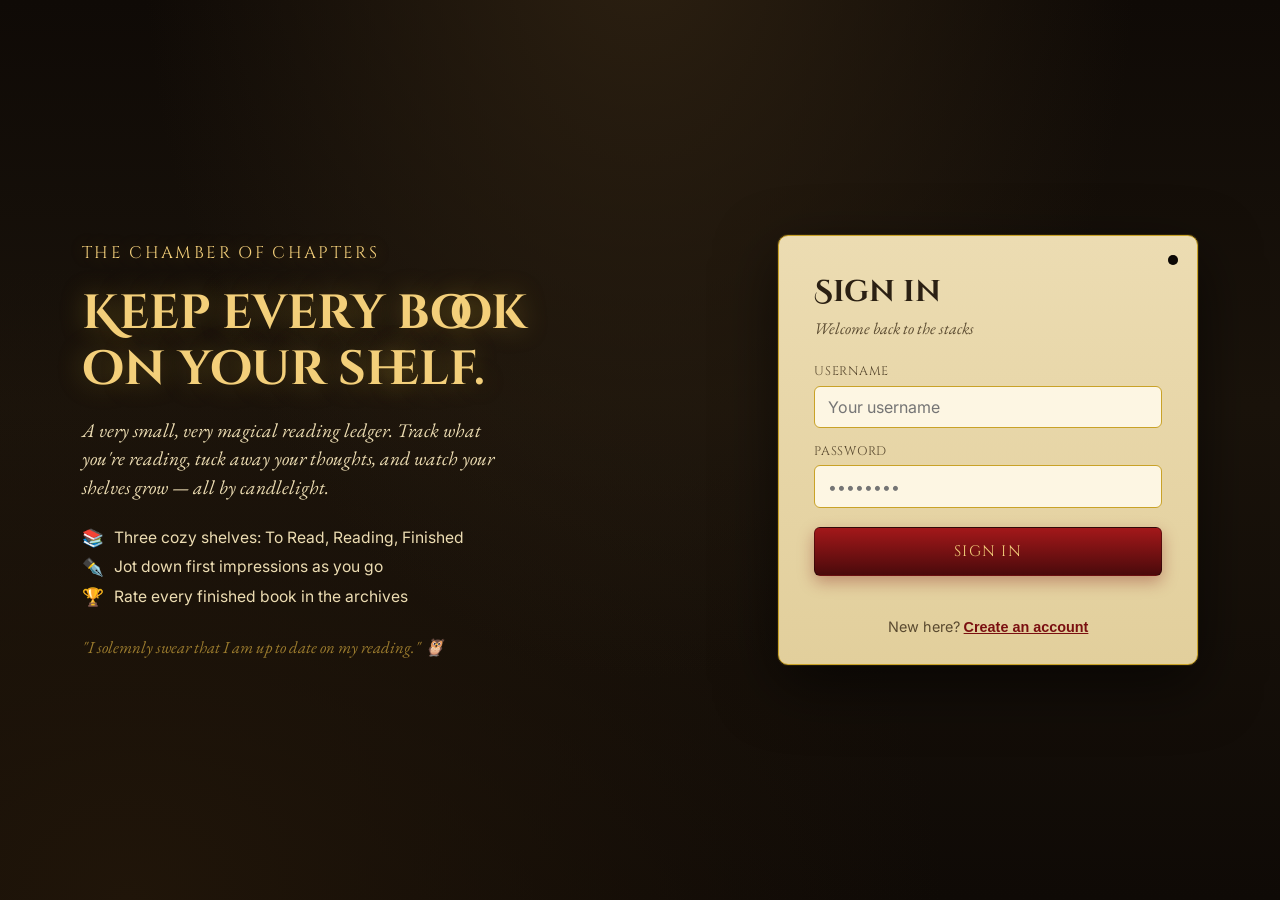
<file: target/classes/static/index.html>
<!DOCTYPE html>
<html lang="en">
<head>
<meta charset="UTF-8">
<meta name="viewport" content="width=device-width, initial-scale=1.0">
<title>The Chamber of Chapters</title>
<link rel="preconnect" href="https://fonts.googleapis.com">
<link href="https://fonts.googleapis.com/css2?family=Cinzel+Decorative:wght@400;700;900&family=Cinzel:wght@400;500;600&family=EB+Garamond:ital@0;1&family=Inter:wght@400;500;600&display=swap" rel="stylesheet">
<link rel="stylesheet" href="css/style.css">
</head>
<body class="landing-body">

<main class="landing-scene">

    <!-- LEFT: short introduction -->
    <div class="landing-left">
      <p class="brand-mark">The Chamber of Chapters</p>
      <h1 class="landing-hero">Keep every book<br>on your shelf.</h1>
      <p class="landing-intro">
        A very small, very magical reading ledger. Track what you're
        reading, tuck away your thoughts, and watch your shelves grow —
        all by candlelight.
      </p>
      <ul class="landing-features">
        <li><span class="f-icon">📚</span> Three cozy shelves: To Read, Reading, Finished</li>
        <li><span class="f-icon">✒️</span> Jot down first impressions as you go</li>
        <li><span class="f-icon">🏆</span> Rate every finished book in the archives</li>
      </ul>
      <p class="landing-quote">"I solemnly swear that I am up to date on my reading." 🦉</p>
    </div>

    <!-- RIGHT: login / sign up -->
    <div class="landing-right">

      <div class="card-wrap">
        <div class="lib-card" id="loginCard">
          <span class="punch"></span>
          <h2 class="card-title">Sign in</h2>
          <p class="card-sub">Welcome back to the stacks</p>
          <form id="loginForm" class="card-form">
            <label>Username
              <input type="text" name="username" placeholder="Your username" required autocomplete="username">
            </label>
            <label>Password
              <input type="password" name="password" placeholder="••••••••" required autocomplete="current-password">
            </label>
            <button type="submit" class="stamp-btn">Sign in</button>
          </form>
          <p class="form-error" id="loginError"></p>
          <p class="switch-line">New here? <button class="link-btn" id="showSignup">Create an account</button></p>
        </div>

        <div class="lib-card hidden" id="signupCard">
          <span class="punch"></span>
          <h2 class="card-title">Join the chamber</h2>
          <p class="card-sub">Claim your very own shelf</p>
          <form id="signupForm" class="card-form">
            <label>Username
              <input type="text" name="username" placeholder="Pick a username" required autocomplete="username">
            </label>
            <label>Email
              <input type="email" name="email" placeholder="you@example.com" required autocomplete="email">
            </label>
            <label>Password
              <input type="password" name="password" placeholder="Create a password" required autocomplete="new-password">
            </label>
            <button type="submit" class="stamp-btn">Create account</button>
          </form>
          <p class="form-error" id="signupError"></p>
          <p class="switch-line">Already a member? <button class="link-btn" id="showLogin">Sign in</button></p>
        </div>
      </div>

    </div>

  </main>

<script src="js/sparkles.js"></script>
<script src="js/auth.js"></script>
</body>
</html>
</file>
<file: target/classes/static/css/style.css>
/* ============================================================
   THE CHAMBER OF CHAPTERS — theme
   Dark reading-room background, candlelit gold type, wine-red
   accents, parchment panels. Built around one signature motif:
   drifting golden light (the "sparkle field").
   ============================================================ */

:root {
  --bg-0: #0f0a06;
  --bg-1: #1a130b;
  --bg-2: #241a0f;

  --gold: #d4af37;
  --gold-bright: #f3cf7a;
  --gold-dim: #9c7c2e;

  --parchment: #ecdcb2;
  --parchment-edge: #c9a227;
  --ink: #2b2013;
  --ink-soft: #5a4a30;

  --wine: #7a0f10;
  --wine-bright: #a3181a;
  --wine-dark: #4a0a0b;

  --font-display: "Cinzel Decorative", "Cinzel", serif;
  --font-heading: "Cinzel", serif;
  --font-script: "EB Garamond", serif;
  --font-body: "Inter", sans-serif;
}

* {
  box-sizing: border-box;
}

html, body {
  margin: 0;
  padding: 0;
  min-height: 100%;
}

body {
  font-family: var(--font-body);
  color: var(--parchment);
  background:
    radial-gradient(ellipse at 50% -10%, #2c2011 0%, transparent 55%),
    radial-gradient(ellipse at 10% 100%, #201509 0%, transparent 50%),
    linear-gradient(180deg, var(--bg-0) 0%, var(--bg-1) 45%, var(--bg-0) 100%);
  min-height: 100vh;
  position: relative;
  overflow-x: hidden;
}

a { color: inherit; }

/* ---------- floating gold lights ---------- */

.sparkle-field {
  position: fixed;
  inset: 0;
  pointer-events: none;
  z-index: 1;
  overflow: hidden;
}

.spark {
  position: absolute;
  bottom: -5%;
  border-radius: 50%;
  background: radial-gradient(circle, var(--gold-bright) 0%, var(--gold) 45%, transparent 75%);
  box-shadow: 0 0 8px 2px rgba(212, 175, 55, 0.55);
  opacity: 0;
  animation-name: drift-up;
  animation-timing-function: ease-in-out;
  animation-iteration-count: infinite;
}

@keyframes drift-up {
  0%   { transform: translate(0, 0) scale(0.6); opacity: 0; }
  10%  { opacity: 0.9; }
  50%  { transform: translate(calc(var(--drift) * 0.5), -50vh) scale(1); opacity: 0.7; }
  90%  { opacity: 0.5; }
  100% { transform: translate(var(--drift), -105vh) scale(0.5); opacity: 0; }
}

@media (prefers-reduced-motion: reduce) {
  .spark { animation: none; opacity: 0.4; }
}

/* ---------- shared type ---------- */

.brand-mark {
  position: relative;
  z-index: 2;
  font-family: var(--font-heading);
  letter-spacing: 0.08em;
  color: var(--gold-bright);
  margin: 0;
}
.brand-mark span {
  color: var(--ink-soft);
  font-weight: 400;
}

.call-number {
  font-family: var(--font-body);
  font-size: 0.72rem;
  letter-spacing: 0.14em;
  text-transform: uppercase;
  color: var(--wine-bright);
  margin: 0 0 0.6rem 0;
  font-weight: 600;
}

.form-error {
  color: #ff9a8a;
  font-size: 0.85rem;
  min-height: 1.1em;
  margin: 0.4rem 0 0 0;
}

.hidden { display: none !important; }

/* ============================================================
   LANDING PAGE
   ============================================================ */

.landing-body {
  display: flex;
  align-items: center;
  min-height: 100vh;
  overflow: hidden;
}

.landing-scene {
  position: relative;
  z-index: 2;
  width: 100%;
  max-width: 1180px;
  margin: 0 auto;
  padding: 2rem;
  display: grid;
  grid-template-columns: 1.1fr 0.9fr;
  gap: 3.5rem;
  align-items: center;
}

/* Left — intro */
.landing-left {
  color: var(--parchment);
}

.landing-left .brand-mark {
  color: var(--gold-bright);
  font-size: 1.05rem;
  letter-spacing: 0.14em;
  text-transform: uppercase;
  margin-bottom: 1.4rem;
  text-shadow: 0 0 16px rgba(212, 175, 55, 0.35);
}

.landing-hero {
  font-family: var(--font-display);
  font-size: 3rem;
  line-height: 1.15;
  color: var(--gold-bright);
  text-shadow: 0 0 26px rgba(212, 175, 55, 0.35);
  margin: 0 0 1.2rem;
}

.landing-intro {
  font-family: var(--font-script);
  font-style: italic;
  font-size: 1.22rem;
  color: var(--parchment);
  max-width: 46ch;
  margin: 0 0 1.6rem;
  line-height: 1.45;
}

.landing-features {
  list-style: none;
  margin: 0 0 1.8rem;
  padding: 0;
  display: flex;
  flex-direction: column;
  gap: 0.55rem;
}

.landing-features li {
  font-family: var(--font-body);
  font-size: 0.98rem;
  color: var(--parchment);
  display: flex;
  align-items: center;
  gap: 0.6rem;
}

.f-icon {
  font-size: 1.1rem;
}

.landing-quote {
  font-family: var(--font-script);
  font-style: italic;
  font-size: 1.05rem;
  color: var(--gold-dim);
  margin: 0;
}

/* Right — auth card */
.landing-right {
  width: 100%;
  max-width: 420px;
  justify-self: end;
}

@media (max-width: 860px) {
  .landing-scene {
    grid-template-columns: 1fr;
    gap: 2rem;
    padding: 1.5rem;
    overflow-y: auto;
  }
  .landing-right {
    justify-self: center;
  }
}

/* ============================================================
   AUTH PAGE
   ============================================================ */

.auth-body {
  display: flex;
  flex-direction: column;
  align-items: center;
  padding: 3.5rem 1.5rem;
}

.auth-scene {
  position: relative;
  z-index: 2;
  width: 100%;
  max-width: 480px;
  display: flex;
  flex-direction: column;
  align-items: center;
}

.auth-scene .brand-mark {
  font-size: 1.6rem;
  text-align: center;
  margin-bottom: 2.5rem;
  text-shadow: 0 0 18px rgba(212, 175, 55, 0.35);
}

.card-wrap {
  width: 100%;
  position: relative;
}

.lib-card {
  position: relative;
  width: 100%;
  background: linear-gradient(180deg, var(--parchment) 0%, #e2cf9c 100%);
  border: 1.5px solid var(--parchment-edge);
  border-radius: 10px;
  padding: 2.2rem 2.2rem 1.8rem;
  box-shadow: 0 20px 60px rgba(0, 0, 0, 0.55), 0 0 0 1px rgba(212, 175, 55, 0.15);
  color: var(--ink);
}

.lib-card .punch {
  position: absolute;
  top: 1.2rem;
  right: 1.2rem;
  width: 10px;
  height: 10px;
  border-radius: 50%;
  background: var(--bg-0);
  box-shadow: inset 0 0 4px rgba(0,0,0,0.6);
}

.card-title {
  font-family: var(--font-display);
  font-size: 1.9rem;
  margin: 0 0 0.35rem 0;
  color: var(--ink);
}

.card-sub {
  font-family: var(--font-script);
  font-style: italic;
  color: var(--ink-soft);
  margin: 0 0 1.5rem 0;
  font-size: 1.02rem;
}

.card-form {
  display: flex;
  flex-direction: column;
  gap: 0.9rem;
}

.card-form label {
  display: flex;
  flex-direction: column;
  gap: 0.35rem;
  font-family: var(--font-heading);
  font-size: 0.78rem;
  letter-spacing: 0.06em;
  text-transform: uppercase;
  color: var(--ink-soft);
}

.card-form input,
.add-form input,
.add-form select {
  font-family: var(--font-body);
  font-size: 1rem;
  padding: 0.65rem 0.8rem;
  border: 1.5px solid var(--parchment-edge);
  border-radius: 6px;
  background: #fdf6e3;
  color: var(--ink);
  outline: none;
  transition: box-shadow 0.15s ease, border-color 0.15s ease;
}

.card-form input:focus,
.add-form input:focus,
.add-form select:focus {
  border-color: var(--wine);
  box-shadow: 0 0 0 3px rgba(122, 15, 16, 0.15);
}

.stamp-btn {
  font-family: var(--font-heading);
  font-size: 0.95rem;
  letter-spacing: 0.08em;
  text-transform: uppercase;
  color: var(--gold-bright);
  background: linear-gradient(180deg, var(--wine-bright) 0%, var(--wine-dark) 100%);
  border: 1px solid rgba(0,0,0,0.35);
  border-radius: 6px;
  padding: 0.8rem 1rem;
  cursor: pointer;
  margin-top: 0.3rem;
  box-shadow: 0 6px 16px rgba(122, 15, 16, 0.35);
  transition: transform 0.12s ease, box-shadow 0.12s ease;
}
.stamp-btn:hover {
  transform: translateY(-1px);
  box-shadow: 0 8px 20px rgba(122, 15, 16, 0.45);
}
.stamp-btn:active {
  transform: translateY(0px) scale(0.98);
}
.stamp-btn:disabled {
  opacity: 0.6;
  cursor: default;
  transform: none;
}

.switch-line {
  margin: 1.3rem 0 0 0;
  font-size: 0.9rem;
  color: var(--ink-soft);
  text-align: center;
}

.link-btn {
  background: none;
  border: none;
  color: var(--wine);
  font-weight: 600;
  cursor: pointer;
  text-decoration: underline;
  font-size: 0.9rem;
  padding: 0;
}

/* ============================================================
   DASHBOARD PAGE
   ============================================================ */

.dash-body {
  padding: 0 0 4rem 0;
}

.dash-header {
  position: relative;
  z-index: 2;
  display: flex;
  justify-content: space-between;
  align-items: center;
  padding: 1.4rem 2.2rem;
  border-bottom: 1px solid rgba(212, 175, 55, 0.18);
}

.dash-header .brand-mark {
  font-size: 1.25rem;
}

.header-right {
  display: flex;
  align-items: center;
  gap: 1rem;
}

.member-tag {
  font-family: var(--font-body);
  font-size: 0.85rem;
  color: var(--ink-soft);
}
.member-tag strong {
  color: var(--gold-bright);
}

.ghost-btn {
  font-family: var(--font-heading);
  font-size: 0.78rem;
  letter-spacing: 0.06em;
  text-transform: uppercase;
  color: var(--gold);
  background: transparent;
  border: 1px solid var(--gold-dim);
  border-radius: 6px;
  padding: 0.5rem 0.9rem;
  cursor: pointer;
  transition: background 0.15s ease, color 0.15s ease;
}
.ghost-btn:hover {
  background: rgba(212, 175, 55, 0.1);
}

.dash-main {
  position: relative;
  z-index: 2;
  max-width: 1100px;
  margin: 0 auto;
  padding: 2.5rem 2rem 0;
}

.dash-title {
  text-align: center;
  font-family: var(--font-display);
  font-size: 2.4rem;
  color: var(--gold-bright);
  text-shadow: 0 0 22px rgba(212, 175, 55, 0.35);
  margin: 0.5rem 0 0.3rem;
}

.dash-tagline {
  text-align: center;
  font-family: var(--font-script);
  font-style: italic;
  color: var(--ink-soft);
  margin: 0 0 2.4rem;
}

/* Add-book panel */

.add-drawer {
  background: linear-gradient(180deg, var(--parchment) 0%, #e2cf9c 100%);
  border: 1.5px solid var(--parchment-edge);
  border-radius: 12px;
  padding: 1.6rem 1.8rem 1.4rem;
  box-shadow: 0 18px 45px rgba(0, 0, 0, 0.5);
  color: var(--ink);
  max-width: 760px;
  margin: 0 auto 2.6rem;
}

.add-form {
  display: flex;
  flex-direction: column;
  gap: 0.7rem;
}

.add-form-row {
  display: grid;
  grid-template-columns: 2fr 1.4fr 1.2fr;
  gap: 0.7rem;
}

.add-form-actions {
  display: flex;
  justify-content: flex-end;
  margin-top: 0.2rem;
}

.add-form input,
.add-form select {
  font-size: 1rem;
  padding: 0.65rem 0.8rem;
  border: 1px solid rgba(212, 175, 55, 0.35);
  border-radius: 6px;
  background: rgba(236, 220, 178, 0.28);
  color: var(--ink);
  outline: none;
  transition: border-color 0.15s ease;
}
.add-form input,
.add-form select {
  font-family: var(--font-script);
  font-style: italic;
  font-weight: 600;
}
.add-form input::placeholder {
  color: var(--ink-soft);
  opacity: 0.75;
}
.add-form input:focus,
.add-form select:focus {
  border-color: var(--wine);
}
.add-form select option {
  background: var(--bg-1);
  color: var(--parchment);
}

@media (max-width: 720px) {
  .add-form-row {
    grid-template-columns: 1fr;
  }
}

/* Status columns */

.shelf-grid {
  display: grid;
  grid-template-columns: repeat(3, 1fr);
  gap: 2rem;
  align-items: start;
}

@media (max-width: 860px) {
  .shelf-grid {
    grid-template-columns: 1fr;
  }
}

.shelf-column-head {
  font-family: var(--font-heading);
  font-size: 1.15rem;
  letter-spacing: 0.03em;
  color: var(--gold-bright);
  margin: 0 0 0.15rem;
}

.shelf-column-sub {
  font-family: var(--font-script);
  font-style: italic;
  color: var(--ink-soft);
  margin: 0 0 1.1rem;
  font-size: 0.95rem;
}

.shelf-empty {
  font-family: var(--font-script);
  font-style: italic;
  color: var(--ink-soft);
  opacity: 0.75;
  font-size: 0.95rem;
}

.book-card {
  background: rgba(236, 220, 178, 0.06);
  border: 1px solid rgba(212, 175, 55, 0.25);
  border-radius: 8px;
  padding: 0.9rem 1rem;
  margin-bottom: 0.8rem;
  transition: transform 0.12s ease, border-color 0.12s ease;
}
.book-card:hover {
  transform: translateY(-2px);
  border-color: rgba(212, 175, 55, 0.55);
}

.book-title {
  font-family: var(--font-heading);
  font-size: 1.02rem;
  color: var(--parchment);
  margin: 0 0 0.15rem;
}

.book-author {
  font-family: var(--font-script);
  font-style: italic;
  font-size: 0.9rem;
  color: var(--gold-dim);
  margin: 0 0 0.6rem;
}

.thoughts-label {
  font-family: var(--font-body);
  font-size: 0.72rem;
  letter-spacing: 0.04em;
  text-transform: uppercase;
  color: var(--gold-dim);
  margin: 0.5rem 0 0.3rem;
}

.thoughts-input {
  width: 100%;
  font-family: var(--font-script);
  font-style: italic;
  font-size: 1rem;
  font-weight: 600;
  color: var(--ink);
  background: rgba(236, 220, 178, 0.28);
  border: 1px solid rgba(212, 175, 55, 0.35);
  border-radius: 6px;
  padding: 0.5rem 0.6rem;
  resize: vertical;
  outline: none;
  margin-bottom: 0.7rem;
  transition: border-color 0.15s ease;
}
.thoughts-input:focus {
  border-color: var(--wine);
}
.thoughts-input::placeholder {
  color: var(--ink-soft);
  opacity: 0.75;
}

.rating-row {
  margin-bottom: 0.7rem;
}

.book-controls {
  display: flex;
  align-items: center;
  justify-content: space-between;
  gap: 0.5rem;
  flex-wrap: wrap;
}

.status-select {
  font-family: var(--font-body);
  font-size: 0.8rem;
  background: var(--bg-2);
  color: var(--parchment);
  border: 1px solid var(--gold-dim);
  border-radius: 5px;
  padding: 0.3rem 0.5rem;
}

.stars {
  display: flex;
  gap: 2px;
}
.star-btn {
  background: none;
  border: none;
  cursor: pointer;
  font-size: 1rem;
  padding: 0;
  color: var(--gold-dim);
  line-height: 1;
}
.star-btn.filled {
  color: var(--gold-bright);
}

.remove-btn {
  background: none;
  border: none;
  color: #b96b63;
  cursor: pointer;
  font-family: var(--font-body);
  font-size: 0.78rem;
  text-decoration: underline;
  padding: 0;
}
</file>
